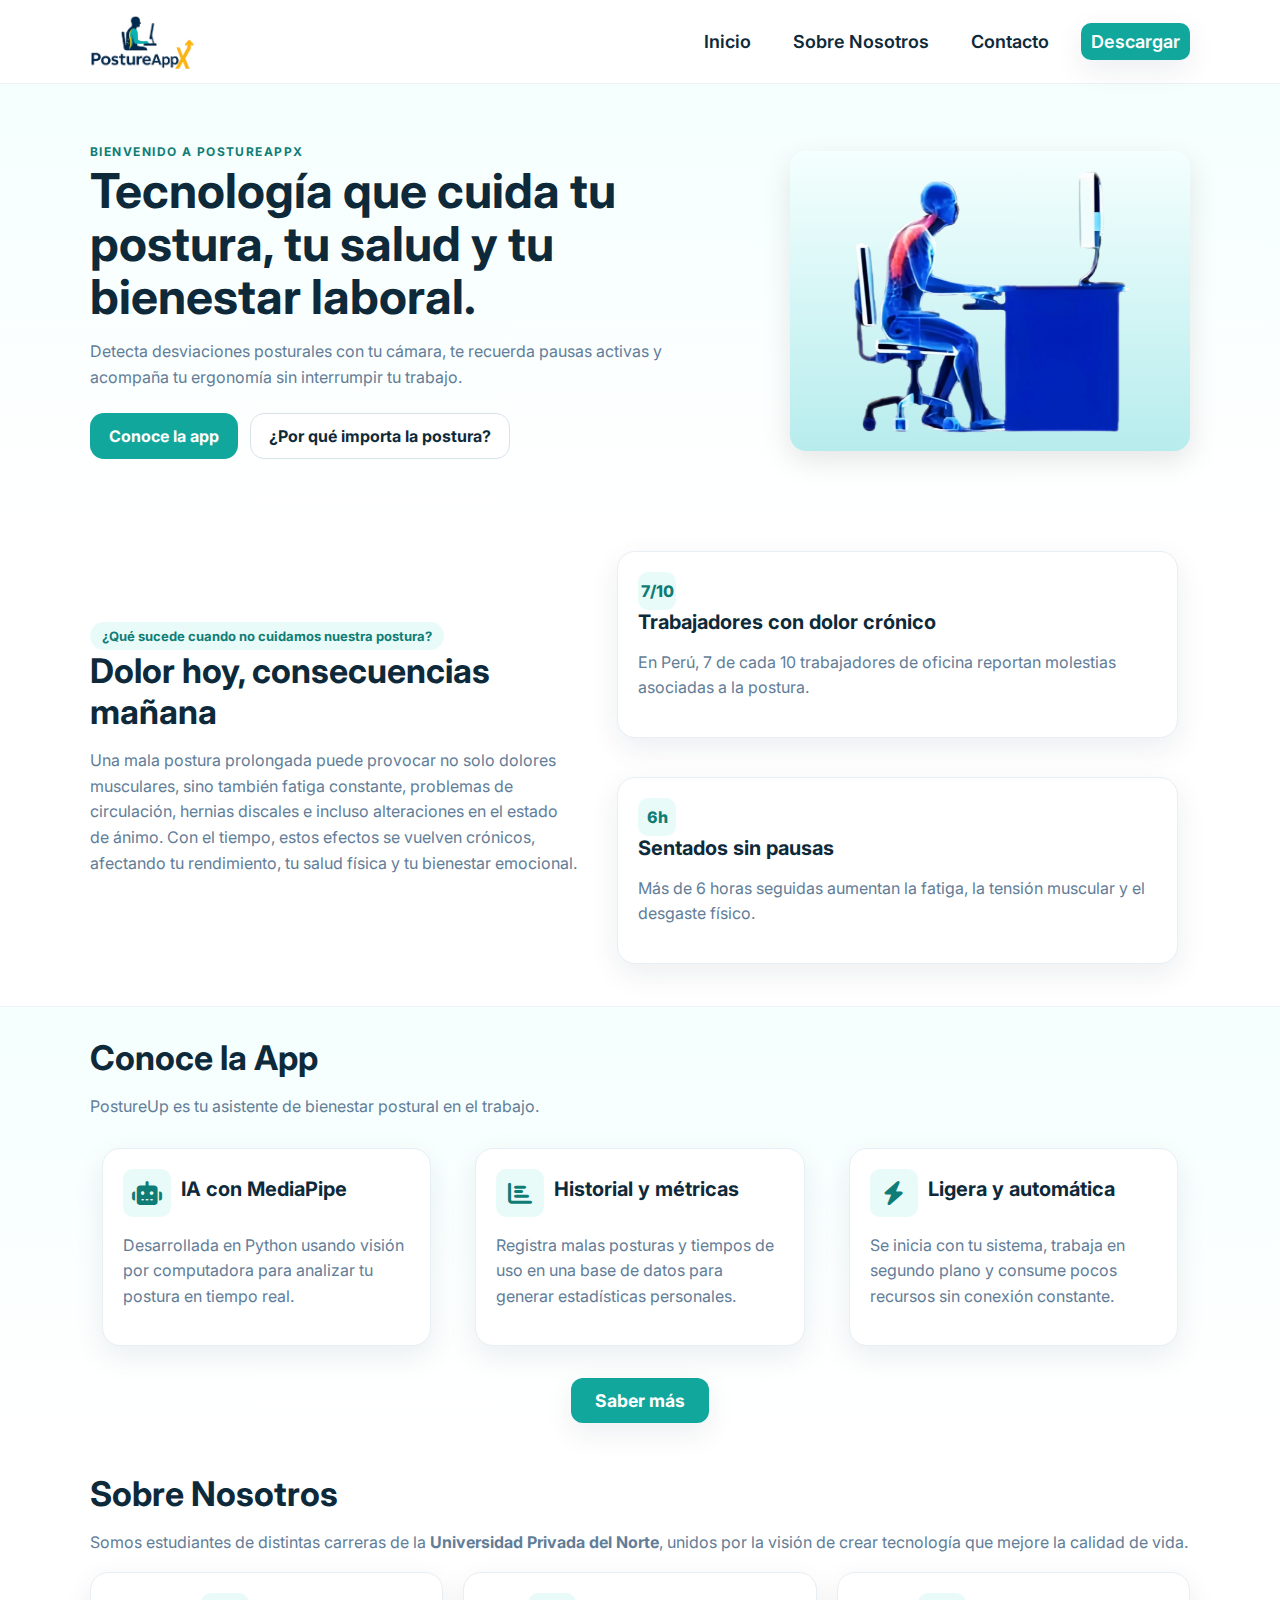
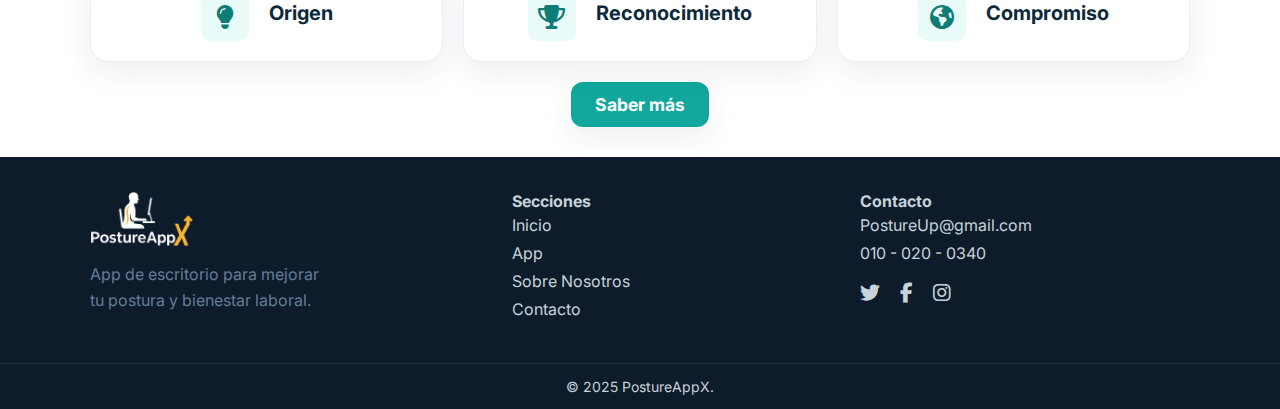
<file: index.html>
<!DOCTYPE html>
<html lang="es">
<head>
  <meta charset="UTF-8">
  <meta name="viewport" content="width=device-width, initial-scale=1.0">
  <title>PostureAppX</title>
  <link rel="icon" href="img/logo1.png" media="(prefers-color-scheme: light)">
  <link rel="icon" href="img/logo1D.png" media="(prefers-color-scheme: dark)">
  <link rel="stylesheet" href="style.css">
  <script defer src="main.js"></script>
  <link rel="stylesheet" href="https://cdnjs.cloudflare.com/ajax/libs/font-awesome/6.5.0/css/all.min.css">
  <link rel="stylesheet" href="https://fonts.googleapis.com/css2?family=Inter:wght@400;500;600;700;800&display=swap">
</head>
<body>
    <!-- Header -->
    <header class="header">
        <nav class="nav">
            <img src="img/logo2.png" alt="PostureUp Logo" class="logo" />
            <div class="menu">
                <a href="index.html">Inicio</a>
                <a href="about.html">Sobre Nosotros</a>
                <a href="contact.html">Contacto</a>
                <a href="app.html" class="cta">Descargar</a>
            </div>
        </nav>
    </header>

    <!-- Hero -->
    <section id="inicio" class="hero">
        <div class="wrap">
            <div>
                <div class="eyebrow">Bienvenido a PostureAppX</div>
                <h1>Tecnología que cuida tu postura, tu salud y tu bienestar laboral.</h1>
                <p >Detecta desviaciones posturales con tu cámara, te recuerda pausas activas y acompaña tu ergonomía sin interrumpir tu trabajo.</p>
                <div class="hero-cta">
                    <a href="#app" class="btn primary">Conoce la app</a>
                    <a href="#introduccion" class="btn ghost">¿Por qué importa la postura?</a>
                </div>
            </div>
            <div class="hero-img hero-flip">
                <img src="img/pOSTURE_APP-removebg-preview.png" alt="postura1">
                <img src="img/pOSTURE_APP__1_-removebg-preview.png" alt="postura2">
            </div>
        </div>
    </section>

    <!-- Problema -->
    <section id="introduccion" class="problema">
        <div class="container problem">
            <div>
                <span class="peyebrown">¿Qué sucede cuando no cuidamos nuestra postura?</span>
                <h2>Dolor hoy, consecuencias mañana</h2>
                <p>Una mala postura prolongada puede provocar no solo dolores musculares, 
                    sino también fatiga constante, problemas de circulación, 
                    hernias discales e incluso alteraciones en el estado de ánimo. 
                    Con el tiempo, estos efectos se vuelven crónicos, afectando tu rendimiento, 
                    tu salud física y tu bienestar emocional.
                </p>
            </div>
            <div>
                <div class="card">
                    <div class="icon">7/10</div>
                    <h3>Trabajadores con dolor crónico</h3>
                    <p>En Perú, 7 de cada 10 trabajadores de oficina reportan molestias asociadas a la postura.</p>
                </div>
                <div class="card">
                    <div class="icon">6h</div>
                    <h3>Sentados sin pausas</h3>
                    <p>Más de 6 horas seguidas aumentan la fatiga, la tensión muscular y el desgaste físico.</p>
                </div>
            </div>
        </div>
    </section>

    <!-- Conoce la App -->
    <section id="app" class="app-section">
        <div class="container">
            <h2>Conoce la App</h2>
            <p>PostureUp es tu asistente de bienestar postural en el trabajo.</p>
            <div class="grid cols-3">
                <div class="card">
                    <div class="card-head">
                        <div class="icona"><i class="fas fa-robot"></i> </div>
                        <h3>IA con MediaPipe</h3>
                    </div>
                    <p>Desarrollada en Python usando visión por computadora para analizar tu postura en tiempo real.</p>
                </div>
                <div class="card">
                    <div class="card-head">
                        <div class="icona"><i class="fas fa-chart-bar"></i></div>
                        <h3>Historial y métricas</h3>
                    </div>
                    <p>Registra malas posturas y tiempos de uso en una base de datos para generar estadísticas personales.</p>
                </div>
                <div class="card">
                    <div class="card-head">
                        <div class="icona"><i class="fas fa-bolt"></i></div>
                        <h3>Ligera y automática</h3>
                    </div>
                    <p>Se inicia con tu sistema, trabaja en segundo plano y consume pocos recursos sin conexión constante.</p>
                </div>
            </div>
            <a href="app.html" class="cta sbtn">Saber más</a>
        </div>
    </section>

    <!-- Sobre Nosotros -->
    <section id="sobre-nosotros" class="about">
        <div class="container">
            <h2>Sobre Nosotros</h2>
            <p>Somos estudiantes de distintas carreras de la <strong>Universidad Privada del Norte</strong>, unidos por la visión de crear tecnología que mejore la calidad de vida.</p>
            <div class="grid cols-3">
                <a href="about.html" class="card-link">
                    <div class="icona"><i class="fa-solid fa-lightbulb"></i></div>
                    <div class="card-content">
                        <h3>Origen</h3>
                    </div>
                </a>
                <a href="about.html" class="card-link">
                    <div class="icona"><i class="fa-solid fa-trophy"></i></div>
                    <div class="card-content">
                        <h3>Reconocimiento</h3>
                    </div>
                </a>
                <a href="about.html" class="card-link">
                    <div class="icona"><i class="fa-solid fa-earth-americas"></i></div>
                    <div class="card-content">
                        <h3>Compromiso</h3>
                    </div>
                </a>
            </div>
            <a href="about.html" class="cta sbtn">Saber más</a>
        </div>
    </section>

    <!-- Footer -->
    <footer>
        <div class="foot-wrap">
            <div>
                <img src="img/logo2D.png" alt="PostureUp Logo" class="logo" />
                <p>App de escritorio para mejorar <br>tu postura y bienestar laboral.</p>
            </div>
            <div class="foot-links">
                <strong>Secciones</strong>
                <a href="home.html">Inicio</a>
                <a href="app.html">App</a>
                <a href="about.html">Sobre Nosotros</a>
                <a href="contact.html">Contacto</a>
            </div>
            <div class="foot-links">
                <strong>Contacto</strong>
                <a href="mailto:.......">PostureUp@gmail.com</a>
                <a href="contact.html">010 - 020 - 0340</a>
                <div class="social-links d-flex mt-4">
                    <a href=""><i class="fa-brands fa-twitter"></i></a>
                    <a href=""><i class="fa-brands fa-facebook-f"></i></a>
                    <a href="https://www.instagram.com/posture_up_?igsh=czRvOWZvamRuZnY3"><i class="fa-brands fa-instagram"></i></a>
                </div>
            </div>
        </div>
        <div class="copyright">© 2025 PostureAppX.</div>
    </footer>
</body>
</html>
</file>
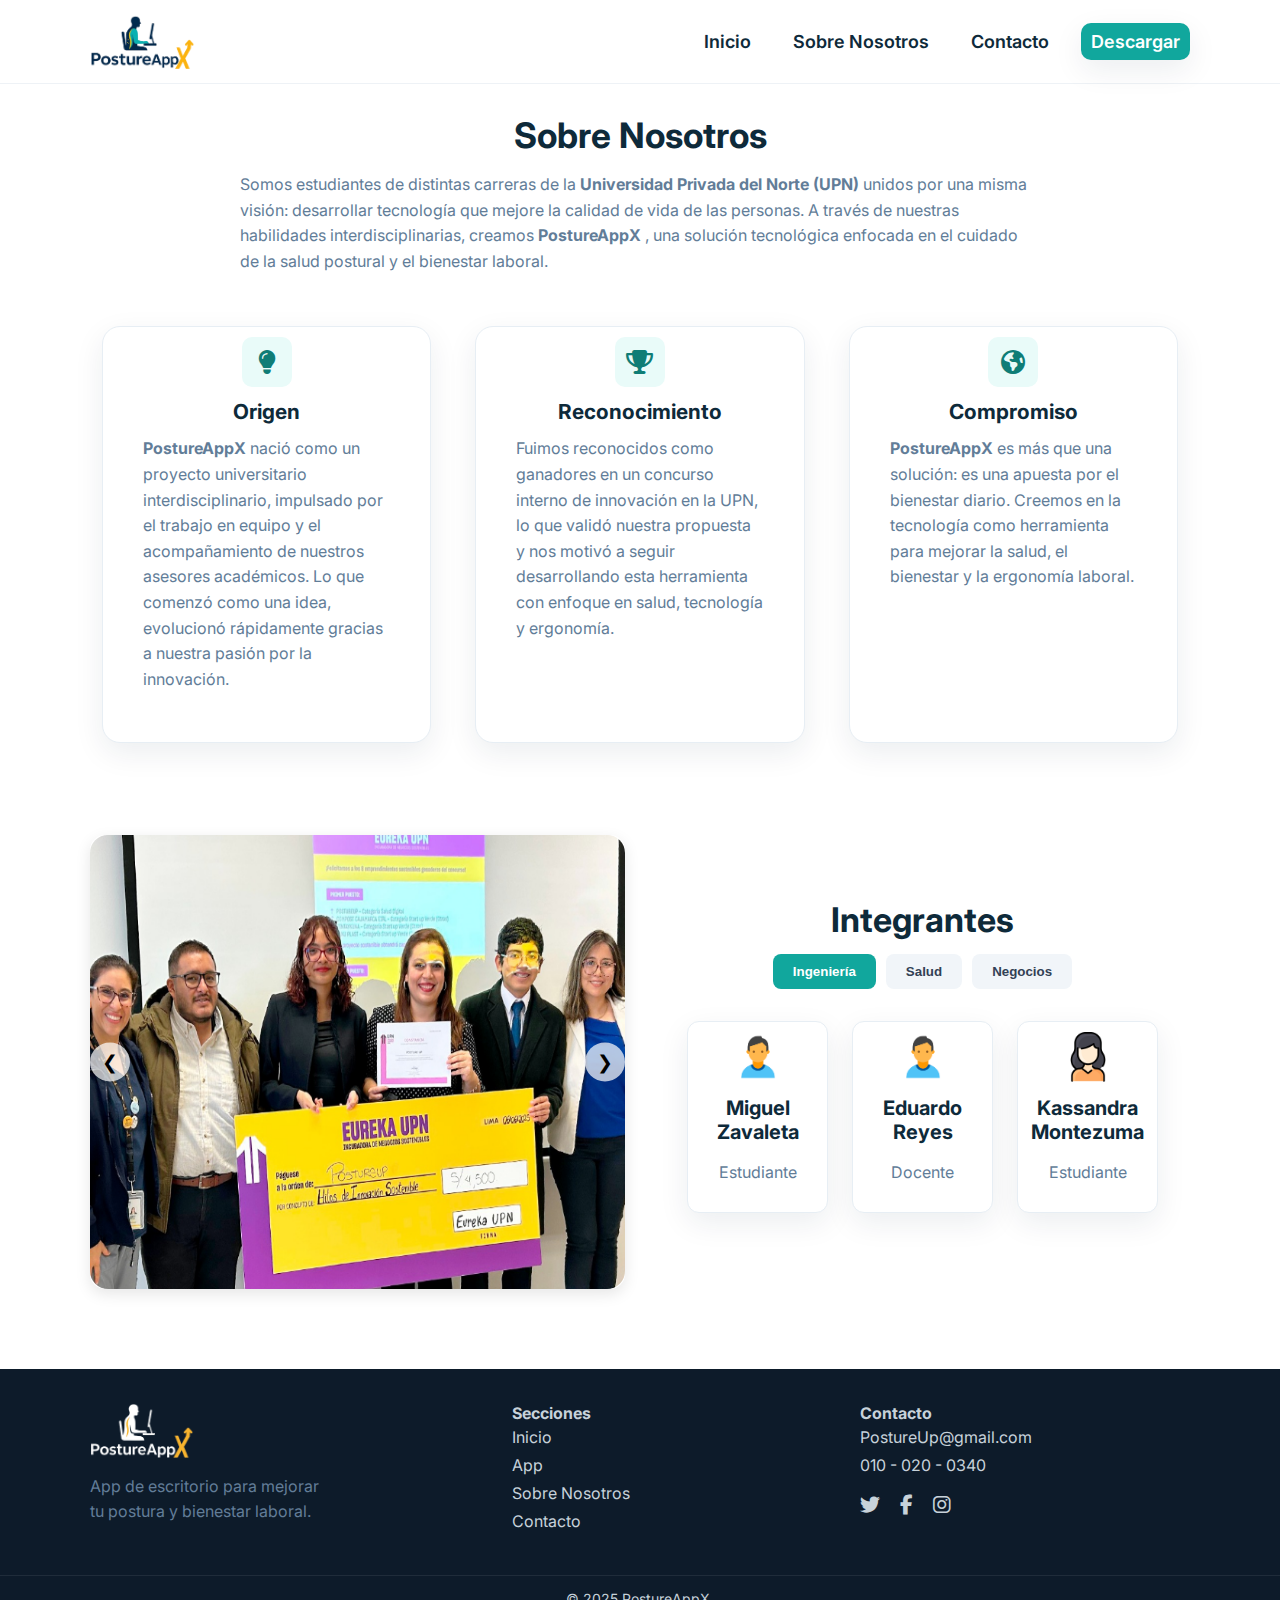
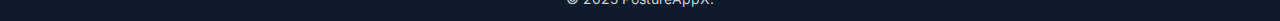
<file: about.html>
<!DOCTYPE html>
<html lang="es">
<head>
  <meta charset="UTF-8">
  <meta name="viewport" content="width=device-width, initial-scale=1.0">
  <title>PostureAppX</title>
  <link rel="icon" href="img/logo1.png" media="(prefers-color-scheme: light)">
  <link rel="icon" href="img/logo1D.png" media="(prefers-color-scheme: dark)">
  <link rel="stylesheet" href="style.css">
  <script defer src="main.js"></script>
  <link rel="stylesheet" href="https://cdnjs.cloudflare.com/ajax/libs/font-awesome/6.5.0/css/all.min.css">
  <link rel="stylesheet" href="https://fonts.googleapis.com/css2?family=Inter:wght@400;500;600;700;800&display=swap">
</head>
<body>
    <!-- Header -->
    <header class="header">
        <nav class="nav">
            <img src="img/logo2.png" alt="PostureUp Logo" class="logo" />
            <div class="menu">
                <a href="index.html">Inicio</a>
                <a href="about.html">Sobre Nosotros</a>
                <a href="contact.html">Contacto</a>
                <a href="app.html" class="cta">Descargar</a>
            </div>
        </nav>
    </header>

    <!-- Sobre Nosotros -->
    <section id="sobre-nosotros-detalle" class="about-detail">
        <div class="container">
            <h2>Sobre Nosotros</h2>
            <p>Somos estudiantes de distintas carreras de la <strong>Universidad Privada del Norte (UPN)</strong>
                 unidos por una misma visión: desarrollar tecnología que mejore la calidad de vida de las personas. 
                 A través de nuestras habilidades interdisciplinarias, creamos <strong>PostureAppX</strong>
                 , una solución tecnológica enfocada en el cuidado de la salud postural y el bienestar laboral.
            </p>
            <div class="grid cols-3">
                <div class="card">
                    <div class="icon"><i class="fa-solid fa-lightbulb"></i></div>
                    <h3>Origen</h3>
                    <p><strong>PostureAppX</strong> nació como un proyecto universitario interdisciplinario, 
                        impulsado por el trabajo en equipo y el acompañamiento de nuestros asesores académicos. 
                        Lo que comenzó como una idea, evolucionó rápidamente gracias a nuestra pasión por 
                        la innovación.
                    </p>
                </div>
                <div class="card">
                    <div class="icon"><i class="fa-solid fa-trophy"></i></div>
                    <h3>Reconocimiento</h3>
                    <p>Fuimos reconocidos como ganadores en un concurso interno de innovación en la UPN, 
                        lo que validó nuestra propuesta y nos motivó a seguir desarrollando esta herramienta con enfoque en salud, 
                        tecnología y ergonomía.
                    </p>
                </div>
                <div class="card">
                    <div class="icon"><i class="fa-solid fa-earth-americas"></i></div>
                    <h3>Compromiso</h3>
                    <p><strong>PostureAppX</strong> es más que una solución: es una apuesta por el bienestar diario. 
                        Creemos en la tecnología como herramienta para mejorar la salud, 
                        el bienestar y la ergonomía laboral.
                    </p>
                </div>
            </div>
        </div>
    </section>
    <section class="participantes">
        <div class="carousel-container">
            <div class="carousel-slide" id="carousel-slide">
                <img src="img/ganadores.png" alt="Ganadores">
                <img src="img/noti.png" alt="Noticia">
                <img src="img/todos.png" alt="Todo el equipo">
            </div>
            <div class="carousel-buttons">
                <button id="prevBtn">&#10094;</button>
                <button id="nextBtn">&#10095;</button>
            </div>
        </div>
        <section class="info-tabs">
            <h2>Integrantes</h2>
            <div class="tab-buttons">
                <button class="tab-btn active" data-tab="inge">Ingeniería</button>
                <button class="tab-btn" data-tab="sal">Salud</button>
                <button class="tab-btn" data-tab="neg">Negocios</button>
            </div>
            <!-- Ingenieria -->
            <div class="tab-content active" id="inge">
                <div class="cards">
                    <div class="card">
                        <img src="img/p1.png" alt="Estudiante 1">
                        <h3>Miguel Zavaleta</h3>
                        <p>Estudiante</p>
                    </div>
                    <div class="card">
                        <img src="img/p1.png" alt="Docente 1">
                        <h3>Eduardo Reyes</h3>
                        <p>Docente</p>
                    </div>
                    <div class="card">
                        <img src="img/p2.jpg" alt="Docente 1">
                        <h3>Kassandra Montezuma</h3>
                        <p>Estudiante</p>
                    </div>
                </div>
            </div>
            <!-- Salud -->
            <div class="tab-content" id="sal">
                <div class="cards">
                    <div class="card">
                        <img src="img/p2.jpg" alt="Estudiante 3">
                        <h3>Sisi Rivera</h3>
                        <p>Estudiante</p>
                    </div>
                </div>
            </div>
            <!-- Negocios -->
            <div class="tab-content" id="neg">
                <div class="cards">
                    <div class="card">
                        <img src="img/p2.jpg" alt="Estudiante 4">
                        <h3>Issa Murillo</h3>
                        <p>Estudiante</p>
                    </div>
                </div>
            </div>
        </section>
    </section>
    
    <!-- Footer -->
    <footer>
        <div class="foot-wrap">
            <div>
                <img src="img/logo2D.png" alt="PostureUp Logo" class="logo" />
                <p>App de escritorio para mejorar <br>tu postura y bienestar laboral.</p>
            </div>
            <div class="foot-links">
                <strong>Secciones</strong>
                <a href="index.html">Inicio</a>
                <a href="app.html">App</a>
                <a href="about.html">Sobre Nosotros</a>
                <a href="contact.html">Contacto</a>
            </div>
            <div class="foot-links">
                <strong>Contacto</strong>
                <a href="mailto:.......">PostureUp@gmail.com</a>
                <a href="contact.html">010 - 020 - 0340</a>
                <div class="social-links d-flex mt-4">
                    <a href=""><i class="fa-brands fa-twitter"></i></a>
                    <a href=""><i class="fa-brands fa-facebook-f"></i></a>
                    <a href="https://www.instagram.com/posture_up_?igsh=czRvOWZvamRuZnY3"><i class="fa-brands fa-instagram"></i></a>
                </div>
            </div>
        </div>
        <div class="copyright">© 2025 PostureAppX.</div>
    </footer>
</body>

</html>
</file>
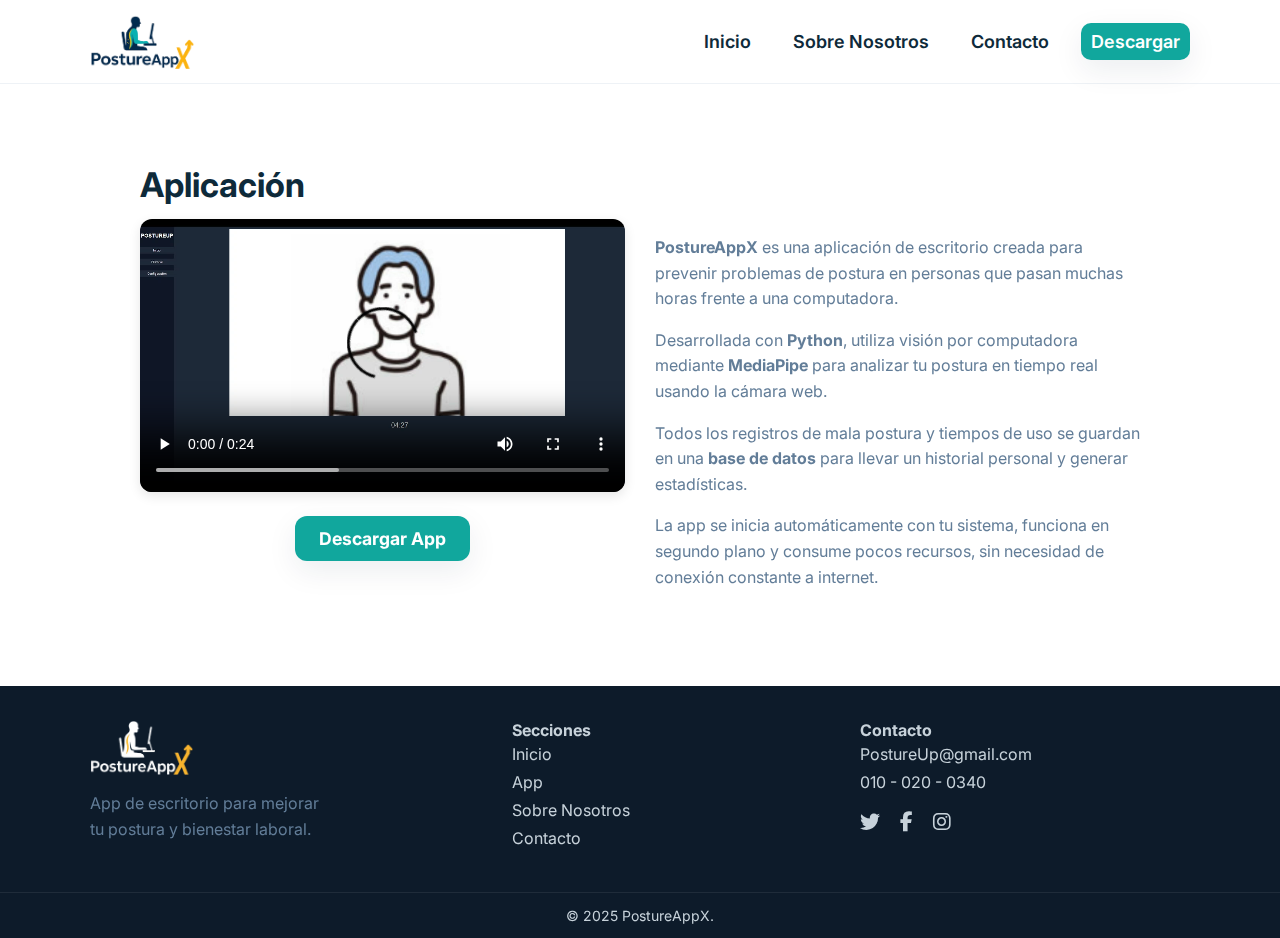
<file: app.html>
<!DOCTYPE html>
<html lang="es">
<head>
  <meta charset="UTF-8">
  <meta name="viewport" content="width=device-width, initial-scale=1.0">
  <title>PostureAppX</title>
  <link rel="icon" href="img/logo1.png" media="(prefers-color-scheme: light)">
  <link rel="icon" href="img/logo1D.png" media="(prefers-color-scheme: dark)">
  <link rel="stylesheet" href="style.css">
  <script defer src="main.js"></script>
  <link rel="stylesheet" href="https://cdnjs.cloudflare.com/ajax/libs/font-awesome/6.5.0/css/all.min.css">
  <link rel="stylesheet" href="https://fonts.googleapis.com/css2?family=Inter:wght@400;500;600;700;800&display=swap">
</head>
<body>
    <!-- Header -->
    <header class="header">
        <nav class="nav">
            <img src="img/logo2.png" alt="PostureUp Logo" class="logo" />
            <div class="menu">
                <a href="index.html">Inicio</a>
                <a href="about.html">Sobre Nosotros</a>
                <a href="contact.html">Contacto</a>
                <a href="app.html" class="cta">Descargar</a>
            </div>
        </nav>
    </header>

    <div class="appe-section">
        <h2>Aplicación</h2>
        <div class="appe-content">
            <div class="appe-video">
                <video controls>
                    <source src="img/EJEM_EUREKA.mp4" type="video/mp4">
                </video>
                <a class="cta sbtn" href="archivo/Pruebas.1.docx" download="PostureAppX">Descargar App</a>
            </div>
            <div class="appe-text">
                <p><strong>PostureAppX</strong> es una aplicación de escritorio creada para prevenir problemas de postura en personas que pasan muchas horas frente a una computadora.</p>
                <p>Desarrollada con <strong>Python</strong>, utiliza visión por computadora mediante <strong>MediaPipe</strong> para analizar tu postura en tiempo real usando la cámara web.</p>
                <p>Todos los registros de mala postura y tiempos de uso se guardan en una <strong>base de datos</strong> para llevar un historial personal y generar estadísticas.</p>
                <p>La app se inicia automáticamente con tu sistema, funciona en segundo plano y consume pocos recursos, sin necesidad de conexión constante a internet.</p>
            </div>
        </div>
    </div>


    <!-- Footer -->
    <footer>
        <div class="foot-wrap">
            <div>
                <img src="img/logo2D.png" alt="PostureUp Logo" class="logo" />
                <p>App de escritorio para mejorar <br>tu postura y bienestar laboral.</p>
            </div>
            <div class="foot-links">
                <strong>Secciones</strong>
                <a href="index.html">Inicio</a>
                <a href="app.html">App</a>
                <a href="about.html">Sobre Nosotros</a>
                <a href="contact.html">Contacto</a>
            </div>
            <div class="foot-links">
                <strong>Contacto</strong>
                <a href="mailto:.......">PostureUp@gmail.com</a>
                <a href="contact.html">010 - 020 - 0340</a>
                <div class="social-links d-flex mt-4">
                    <a href=""><i class="fa-brands fa-twitter"></i></a>
                    <a href=""><i class="fa-brands fa-facebook-f"></i></a>
                    <a href="https://www.instagram.com/posture_up_?igsh=czRvOWZvamRuZnY3"><i class="fa-brands fa-instagram"></i></a>
                </div>
            </div>
        </div>
        <div class="copyright">© 2025 PostureAppX.</div>
    </footer>
</body>
</html>
</file>
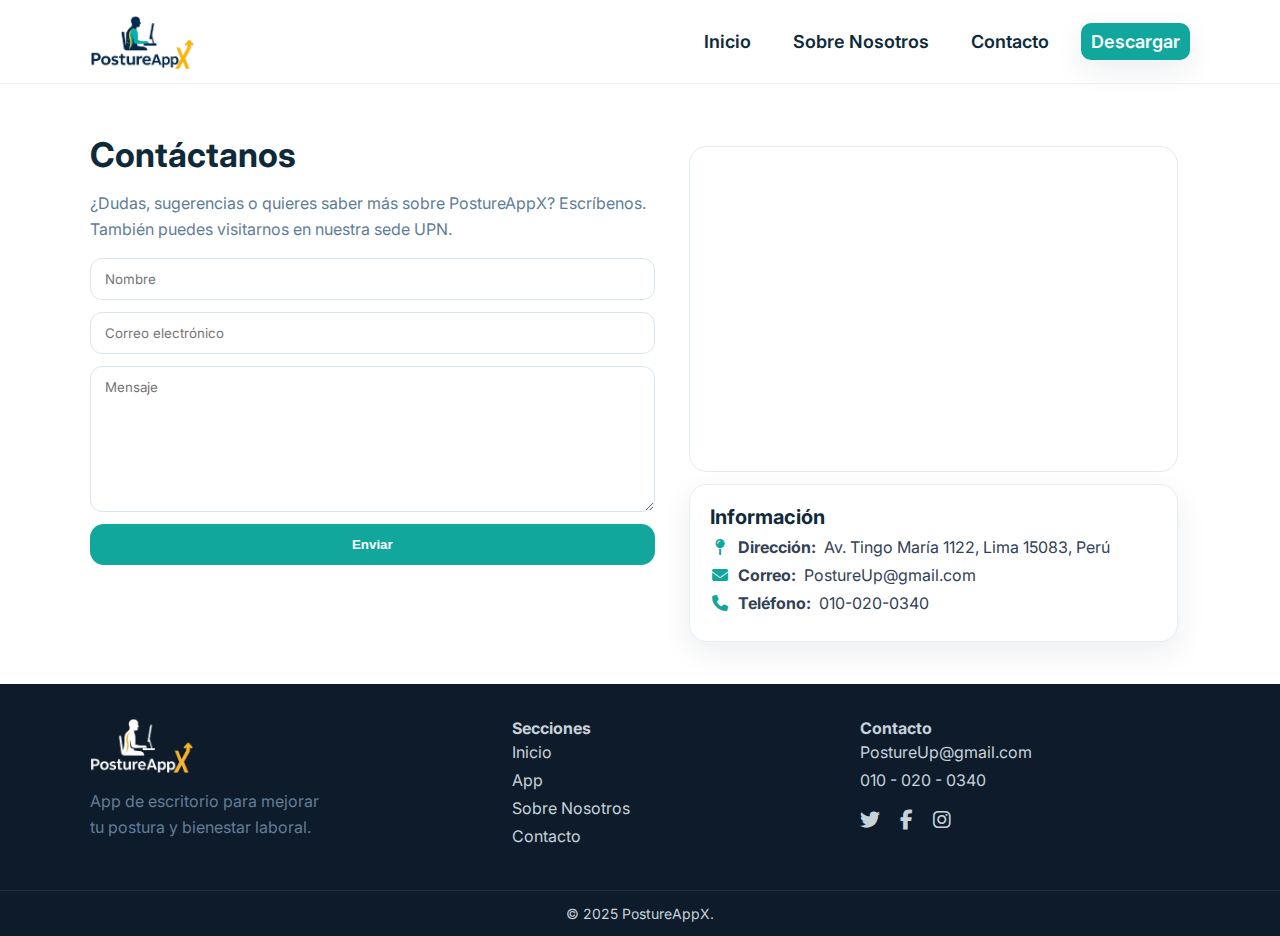
<file: contact.html>
<!DOCTYPE html>
<html lang="es">
<head>
  <meta charset="UTF-8">
  <meta name="viewport" content="width=device-width, initial-scale=1.0">
  <title>PostureAppX</title>
  <link rel="icon" href="img/logo1.png" media="(prefers-color-scheme: light)">
  <link rel="icon" href="img/logo1D.png" media="(prefers-color-scheme: dark)">
  <link rel="stylesheet" href="style.css">
  <script defer src="main.js"></script>
  <link rel="stylesheet" href="https://cdnjs.cloudflare.com/ajax/libs/font-awesome/6.5.0/css/all.min.css">
  <link rel="stylesheet" href="https://fonts.googleapis.com/css2?family=Inter:wght@400;500;600;700;800&display=swap">
</head>
<body>
    <!-- Header -->
    <header class="header">
        <nav class="nav">
            <img src="img/logo2.png" alt="PostureUp Logo" class="logo" />
            <div class="menu">
                <a href="home.html">Inicio</a>
                <a href="about.html">Sobre Nosotros</a>
                <a href="contact.html">Contacto</a>
                <a href="app.html" class="cta">Descargar</a>
            </div>
        </nav>
    </header>

    <!-- Contact -->
    <section id="contact">
        <div class="container contact">
            <div>
                <h2>Contáctanos</h2>
                <p>¿Dudas, sugerencias o quieres saber más sobre PostureAppX? Escríbenos.
                    También puedes visitarnos en nuestra sede UPN.
                </p>
                <form id="contacto"
                    action="https://formspree.io/f/xldwlery"
                    method="post">
                    <input type="text" name="nombre" placeholder="Nombre" required>
                    <input type="email" name="correo" placeholder="Correo electrónico" required>
                    <textarea name="mensaje" placeholder="Mensaje" required></textarea>
                    <button type="submit">Enviar</button>
                </form>
            </div>
            <div>
                <div class="map">
                    <iframe 
                    src="https://www.google.com/maps?q=-12.058440778718728,-77.05877238483923&hl=es&z=17&output=embed" 
                    width="100%" 
                    height="320" 
                    style="border:0" 
                    loading="lazy"
                    ></iframe>
                </div>
                <div class="card">
                    <h3>Información</h3>
                    <ul>
                        <li>
                            <i class="fa-solid fa-map-pin"></i> 
                            <strong>Dirección:</strong>
                            Av. Tingo María 1122, Lima 15083, Perú
                        </li>
                        <li>
                            <i class="fa-solid fa-envelope"></i> 
                            <strong>Correo:</strong>
                            PostureUp@gmail.com
                        </li>
                        <li>
                            <i class="fa-solid fa-phone"></i> 
                            <strong>Teléfono:</strong>
                            010-020-0340
                        </li>
                    </ul>
                </div>
            </div>
        </div>
    </section>

    <!-- Footer -->
    <footer>
        <div class="foot-wrap">
            <div>
                <img src="img/logo2D.png" alt="PostureUp Logo" class="logo" />
                <p>App de escritorio para mejorar <br>tu postura y bienestar laboral.</p>
            </div>
            <div class="foot-links">
                <strong>Secciones</strong>
                <a href="home.html">Inicio</a>
                <a href="app.html">App</a>
                <a href="about.html">Sobre Nosotros</a>
                <a href="contact.html">Contacto</a>
            </div>
            <div class="foot-links">
                <strong>Contacto</strong>
                <a href="mailto:.......">PostureUp@gmail.com</a>
                <a href="contact.html">010 - 020 - 0340</a>
                <div class="social-links d-flex mt-4">
                    <a href=""><i class="fa-brands fa-twitter"></i></a>
                    <a href=""><i class="fa-brands fa-facebook-f"></i></a>
                    <a href="https://www.instagram.com/posture_up_?igsh=czRvOWZvamRuZnY3"><i class="fa-brands fa-instagram"></i></a>
                </div>
            </div>
        </div>
        <div class="copyright">© 2025 PostureAppX.</div>
    </footer>
</body>
</html>
</file>
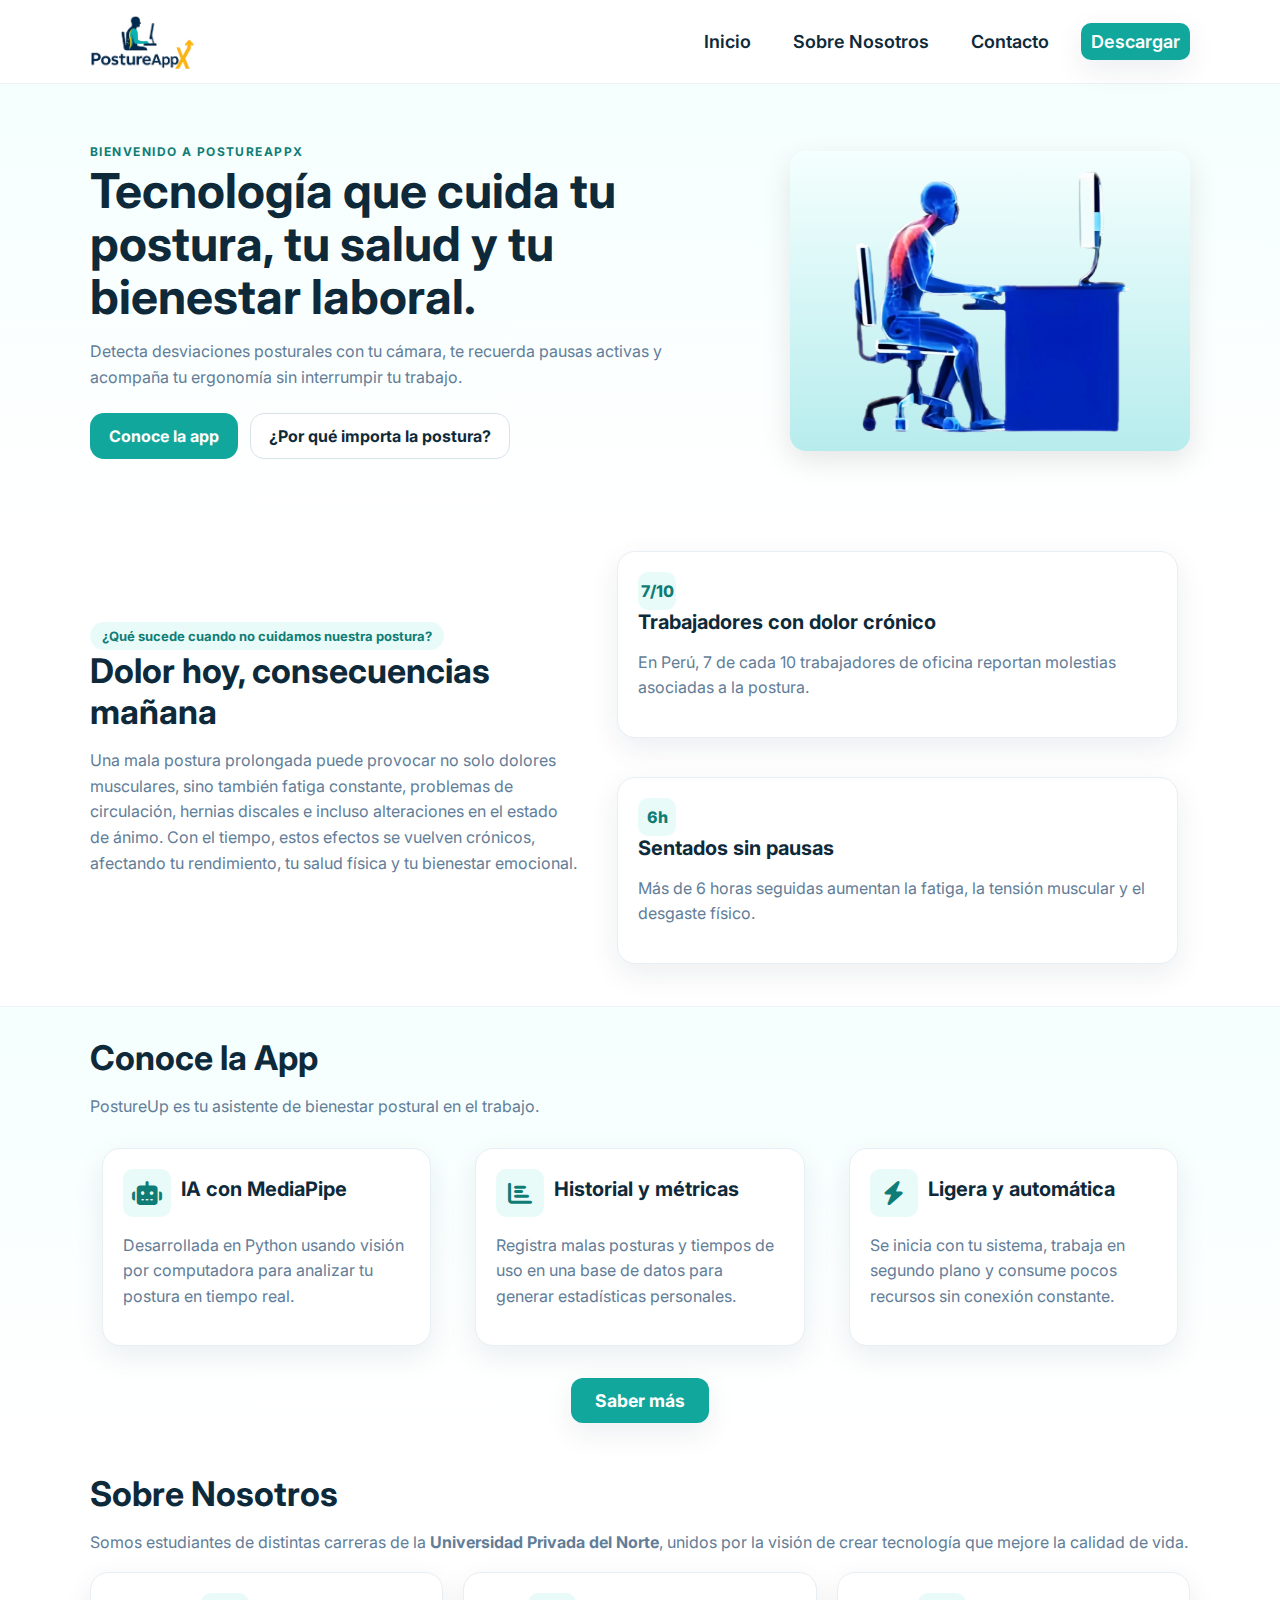
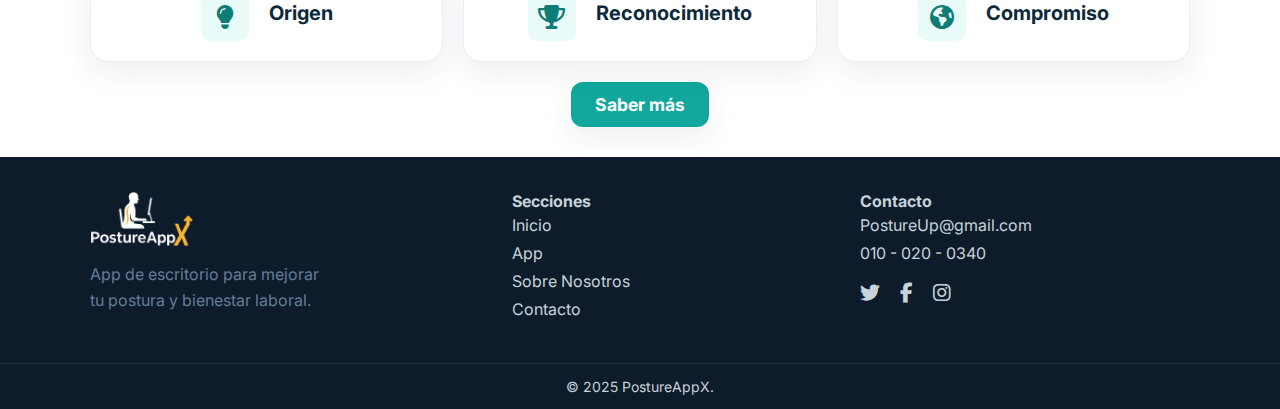
<file: home.html>
<!DOCTYPE html>
<html lang="es">
<head>
  <meta charset="UTF-8">
  <meta name="viewport" content="width=device-width, initial-scale=1.0">
  <title>PostureAppX</title>
  <link rel="icon" href="img/logo1.png" media="(prefers-color-scheme: light)">
  <link rel="icon" href="img/logo1D.png" media="(prefers-color-scheme: dark)">
  <link rel="stylesheet" href="style.css">
  <script defer src="main.js"></script>
  <link rel="stylesheet" href="https://cdnjs.cloudflare.com/ajax/libs/font-awesome/6.5.0/css/all.min.css">
  <link rel="stylesheet" href="https://fonts.googleapis.com/css2?family=Inter:wght@400;500;600;700;800&display=swap">
</head>
<body>
    <!-- Header -->
    <header class="header">
        <nav class="nav">
            <img src="img/logo2.png" alt="PostureUp Logo" class="logo" />
            <div class="menu">
                <a href="home.html">Inicio</a>
                <a href="about.html">Sobre Nosotros</a>
                <a href="contact.html">Contacto</a>
                <a href="app.html" class="cta">Descargar</a>
            </div>
        </nav>
    </header>

    <!-- Hero -->
    <section id="inicio" class="hero">
        <div class="wrap">
            <div>
                <div class="eyebrow">Bienvenido a PostureAppX</div>
                <h1>Tecnología que cuida tu postura, tu salud y tu bienestar laboral.</h1>
                <p >Detecta desviaciones posturales con tu cámara, te recuerda pausas activas y acompaña tu ergonomía sin interrumpir tu trabajo.</p>
                <div class="hero-cta">
                    <a href="#app" class="btn primary">Conoce la app</a>
                    <a href="#introduccion" class="btn ghost">¿Por qué importa la postura?</a>
                </div>
            </div>
            <div class="hero-img hero-flip">
                <img src="img/pOSTURE_APP-removebg-preview.png" alt="postura1">
                <img src="img/pOSTURE_APP__1_-removebg-preview.png" alt="postura2">
            </div>
        </div>
    </section>

    <!-- Problema -->
    <section id="introduccion" class="problema">
        <div class="container problem">
            <div>
                <span class="peyebrown">¿Qué sucede cuando no cuidamos nuestra postura?</span>
                <h2>Dolor hoy, consecuencias mañana</h2>
                <p>Una mala postura prolongada puede provocar no solo dolores musculares, 
                    sino también fatiga constante, problemas de circulación, 
                    hernias discales e incluso alteraciones en el estado de ánimo. 
                    Con el tiempo, estos efectos se vuelven crónicos, afectando tu rendimiento, 
                    tu salud física y tu bienestar emocional.
                </p>
            </div>
            <div>
                <div class="card">
                    <div class="icon">7/10</div>
                    <h3>Trabajadores con dolor crónico</h3>
                    <p>En Perú, 7 de cada 10 trabajadores de oficina reportan molestias asociadas a la postura.</p>
                </div>
                <div class="card">
                    <div class="icon">6h</div>
                    <h3>Sentados sin pausas</h3>
                    <p>Más de 6 horas seguidas aumentan la fatiga, la tensión muscular y el desgaste físico.</p>
                </div>
            </div>
        </div>
    </section>

    <!-- Conoce la App -->
    <section id="app" class="app-section">
        <div class="container">
            <h2>Conoce la App</h2>
            <p>PostureUp es tu asistente de bienestar postural en el trabajo.</p>
            <div class="grid cols-3">
                <div class="card">
                    <div class="card-head">
                        <div class="icona"><i class="fas fa-robot"></i> </div>
                        <h3>IA con MediaPipe</h3>
                    </div>
                    <p>Desarrollada en Python usando visión por computadora para analizar tu postura en tiempo real.</p>
                </div>
                <div class="card">
                    <div class="card-head">
                        <div class="icona"><i class="fas fa-chart-bar"></i></div>
                        <h3>Historial y métricas</h3>
                    </div>
                    <p>Registra malas posturas y tiempos de uso en una base de datos para generar estadísticas personales.</p>
                </div>
                <div class="card">
                    <div class="card-head">
                        <div class="icona"><i class="fas fa-bolt"></i></div>
                        <h3>Ligera y automática</h3>
                    </div>
                    <p>Se inicia con tu sistema, trabaja en segundo plano y consume pocos recursos sin conexión constante.</p>
                </div>
            </div>
            <a href="app.html" class="cta sbtn">Saber más</a>
        </div>
    </section>

    <!-- Sobre Nosotros -->
    <section id="sobre-nosotros" class="about">
        <div class="container">
            <h2>Sobre Nosotros</h2>
            <p>Somos estudiantes de distintas carreras de la <strong>Universidad Privada del Norte</strong>, unidos por la visión de crear tecnología que mejore la calidad de vida.</p>
            <div class="grid cols-3">
                <a href="about.html" class="card-link">
                    <div class="icona"><i class="fa-solid fa-lightbulb"></i></div>
                    <div class="card-content">
                        <h3>Origen</h3>
                    </div>
                </a>
                <a href="about.html" class="card-link">
                    <div class="icona"><i class="fa-solid fa-trophy"></i></div>
                    <div class="card-content">
                        <h3>Reconocimiento</h3>
                    </div>
                </a>
                <a href="about.html" class="card-link">
                    <div class="icona"><i class="fa-solid fa-earth-americas"></i></div>
                    <div class="card-content">
                        <h3>Compromiso</h3>
                    </div>
                </a>
            </div>
            <a href="about.html" class="cta sbtn">Saber más</a>
        </div>
    </section>

    <!-- Footer -->
    <footer>
        <div class="foot-wrap">
            <div>
                <img src="img/logo2D.png" alt="PostureUp Logo" class="logo" />
                <p>App de escritorio para mejorar <br>tu postura y bienestar laboral.</p>
            </div>
            <div class="foot-links">
                <strong>Secciones</strong>
                <a href="home.html">Inicio</a>
                <a href="app.html">App</a>
                <a href="about.html">Sobre Nosotros</a>
                <a href="contact.html">Contacto</a>
            </div>
            <div class="foot-links">
                <strong>Contacto</strong>
                <a href="mailto:.......">PostureUp@gmail.com</a>
                <a href="contact.html">010 - 020 - 0340</a>
                <div class="social-links d-flex mt-4">
                    <a href=""><i class="fa-brands fa-twitter"></i></a>
                    <a href=""><i class="fa-brands fa-facebook-f"></i></a>
                    <a href="https://www.instagram.com/posture_up_?igsh=czRvOWZvamRuZnY3"><i class="fa-brands fa-instagram"></i></a>
                </div>
            </div>
        </div>
        <div class="copyright">© 2025 PostureAppX.</div>
    </footer>
</body>
</html>
</file>
<file: style.css>
body{
    margin: 0;
    font-family:Inter, system-ui, -apple-system, Segoe UI, Roboto, Arial;
}
.container { 
    max-width:1100px; 
    margin:0 auto; 
}
h1{
    color: #0e2a3a;
    font-size:48px; 
    line-height:1.1; 
    margin:6px 0 14px;
}
h2{
    color: #0e2a3a;
    font-size: 34px;
    margin:0 0 14px;
}
h3{
    color: #0e2a3a;
    margin:0 0 8px;
    font-size: 20px;
}
section {
  scroll-margin-top: 100px; 
}
p{
    color:#627d98;
    font-size: 16px;
    line-height: 1.6;
}



/* Header */
    .header{
      position:sticky; 
      top:0; 
      z-index:50; 
      background:#fff; 
      border-bottom:1px solid #eef2f6;
    }
    .nav{
        max-width:1100px; 
        margin:0 auto; 
        display:flex; 
        align-items:center; 
        justify-content:space-between; 
        padding:14px 20px;
    }
    .logo{
      max-height: 55px;
      width: auto; 
      display: block; 
    }
    .menu{
        display:flex; 
        gap:22px; 
        align-items:center;
    }
    .menu a{
        font-size: large;
        font-weight:600; 
        color:#0e2a3a; 
        padding:8px 10px; 
        border-radius:10px;
        text-decoration: none;
    }
    .menu a:hover{
        background:#e9fbf9;
    }
    .cta{
        padding:10px 16px; 
        background:#11a79d; 
        color:#fff !important; 
        border-radius:12px; 
        box-shadow:0 10px 30px rgba(16,42,67,.08)
    }
    .cta:hover{
        background:#0f7d76;
    }

/* Hero */
    .hero{
        background:linear-gradient(180deg, #f4fffe 0%,  #ffffff 100%);
    }
    .hero .wrap{
        max-width:1100px; 
        margin:0 auto; 
        padding:60px 20px; 
        display:grid; 
        grid-template-columns:1.15fr 1fr; 
        gap:28px; 
        align-items:center;
    }
    .eyebrow{
        font-weight:700; 
        color:#0f7d76; 
        text-transform:uppercase; 
        letter-spacing:.12em; 
        font-size:12px;
    }
    .hero-cta{
        margin-top:22px; 
        display:flex; 
        gap:12px; 
        align-items:center; 
        flex-wrap:wrap;
    }
    .btn{
        display:inline-flex; 
        align-items:center; 
        gap:8px; 
        padding:12px 18px; 
        border-radius:14px; 
        border:1px solid transparent;
        font-weight: 700;
    }
    .btn.primary{
        text-decoration: none;
        background:#11a79d;  
        color:#fff;
    }
    .btn.primary:hover{
        background:#0f7d76;
    }
    .btn.ghost{
        text-decoration: none;
        border-color:#d7e3ea; 
        color:#0e2a3a; 
        background:#fff;
    }
    .btn.ghost:hover{
        background:#f4f8fb;
    }
    .hero-flip {
        position: relative;
        width: 100%;
        max-width: 400px;   
        height: 300px;      
        margin-left: auto;
        perspective: 1000px; 
        border-radius: 16px;
        background: linear-gradient(180deg, #f4fffe 0%, #b7eced 100%);
    }
    .hero-flip img {
        position: absolute;
        width: 100%;
        height: 100%;
        object-fit: contain;
        backface-visibility: hidden; 
        border-radius: 16px;
        box-shadow: 0 10px 30px rgba(0,0,0,0.1);
        animation: rotateHero 6s infinite linear; 
    }
    .hero-flip img:first-child {
        animation-delay: 0s;
        z-index: 2;
        opacity: 1;
    }
    .hero-flip img:last-child {
        animation-delay: 3s;
        z-index: 1;
        opacity: 0;
    }

/* Animación de rotación */
    @keyframes rotateHero {
        0%, 50% {
            transform: rotateY(0deg);
            z-index: 2;
            opacity: 1;
        }
        50.1%, 100% {
            transform: rotateY(180deg);
            z-index: 1;
            opacity: 0.5;
        }
    }


/* Problem section */
    .problem{
        display:grid; 
        grid-template-columns:1fr 1.2fr; 
        gap:28px; align-items:center;
        margin-top: 20px;
        margin-bottom: 30px;
    }
    .problem > div:last-child {
        display: grid;
        gap: 15px; 
    }
    .peyebrown{
        display:inline-flex; 
        align-items:center; 
        gap:8px; 
        background:#e9fbf9; 
        color:#0f7d76; 
        border-radius:999px; 
        padding:6px 12px; 
        font-weight:700; 
        font-size:13px;
    }
    .icon{
        width:38px; 
        height:38px;
    }
    .card-head {
        display: flex;
        align-items: center;
        gap: 10px; 
        margin-bottom: 10px;
    }

/* App */
    .app-section{
        border-top:1px solid #eef2f6; 
        padding-top: 30px;
        background:linear-gradient(180deg, #f4fffe 0%,  #ffffff 100%);
    }

/* Problem y About*/
    .icon,.icona{
        border-radius:10px; 
        display:grid; 
        place-items:center; 
        background:#e9fbf9; 
        color:#0f7d76; 
        font-weight:800;
    }
    .card,.card-link{
        background:#ffffff; 
        border:1px solid #e7eef4; 
        border-radius:18px; 
        padding:20px; 
        box-shadow:0 10px 30px rgba(16,42,67,.08);
    }
    
/* About */
    .about{
        padding-top: 30px;
    }
    .grid{
        display:grid; 
        gap:20px;
    }
    .grid.cols-3{
        grid-template-columns:repeat(3, 1fr);
    }
    .card-link {
        display: flex;
        justify-content: center;
        align-items: center;
        gap: 20px;
        text-decoration: none;
    }
    .icona {
        width: 48px;
        height: 48px;
        font-size: 1.5rem;
        flex-shrink: 0;
    }
    .sbtn {
        display: block;           
        width: fit-content;
        margin: 20px auto; 
        padding: 12px 24px;    
        font-size: 1.1rem; 
        text-align: center;
        text-decoration: none;
        font-weight: 700;
        box-shadow: 0 10px 30px rgba(16,42,67,.08);
    }
    
   /* Sobre Nosotros Detalle */
    .about-detail h2 {
        padding-top: 30px;
        font-size: 2.2rem;
        color: #0e2a3a;
        margin-bottom: 16px;
        text-align: center;
    }
    .about-detail p {
        max-width: 800px;
        margin: 0 auto 40px auto;
    }
    .about-detail .grid.cols-3 {
        grid-template-columns: repeat(3, 1fr);
    }
    .about-detail .card {
        padding: 10px 40px;
        transition: transform 0.3s ease, box-shadow 0.3s ease;
    }
    .about-detail .card:hover {
        transform: translateY(-5px);
        box-shadow: 0 15px 35px rgba(16, 42, 67, 0.12);
    }
    .about-detail .card h3 {
        margin: 12px 0;
        font-size: 1.3rem;
        text-align: center;
    }
    .about-detail .icon {
        width: 50px;
        height: 50px;
        font-size: 1.5rem;
        margin: 0 auto;
    }

/* Carrusel en Sobre Nosotros Detalle */
    .carousel-container {
        max-width: 500px;
        margin: 50px auto 20px;
        position: relative;
        overflow: hidden;
        border-radius: 18px;
    }
    .carousel-slide {
        display: flex;
        transition: transform 0.5s ease-in-out;
    }
    .carousel-slide img {
        min-width: 100%;
        height: auto;
        border-radius: 18px;
    }
    .carousel-buttons {
        position: absolute;
        top: 50%;
        width: 100%;
        display: flex;
        justify-content: space-between;
        transform: translateY(-50%);
    }
    .carousel-buttons button {
        background: rgba(255, 255, 255, 0.7);
        border: none;
        padding: 8px 12px;
        border-radius: 50%;
        font-size: 1.2rem;
        cursor: pointer;
        transition: background 0.3s;
    }
    .carousel-buttons button:hover {
        background-color: rgba(0, 0, 0, 0.7);
    }
    .participantes .carousel-container {
        margin: 0; 
        max-width: 100%;
        border-radius: 15px;
        box-shadow: 0 5px 15px rgba(0,0,0,0.1);
    }
    .participantes {
        max-width: 1100px;
        margin: 60px auto;
        padding: 20px;
        display: grid;
        grid-template-columns: 1fr 1fr;
        gap: 30px;
        align-items: center;
    }
    .participantes .cards {
        display: grid;
        grid-template-columns: repeat(auto-fill, minmax(150px, 1fr));
    }
    .participantes .card {
        border-radius: 12px;
        padding: 10px 5px;
        text-align: center;
        transition: transform 0.3s ease;
    }
    .participantes .card:hover {
        transform: translateY(-5px);
    }
    .participantes .card img {
        height: 50px;
        border-radius: 10px;
        margin-bottom: 10px;
    }
/* Tabs */
    .info-tabs {
        text-align:center; 
        padding:40px 20px;
    }
    .tab-buttons {
        display:flex; 
        justify-content:center; 
        gap:10px; 
        margin-bottom:20px; 
        flex-wrap:wrap;
    }
    .tab-btn {
        padding:10px 20px; 
        border:none; 
        border-radius:8px; 
        cursor:pointer;
        background:#f1f5f9; 
        color:#334155; 
        font-weight:600; 
        transition:0.3s;
    }
    .tab-btn.active {
        background:#11a79d; 
        color:#fff;
    }
    .tab-content {
        display:none; 
        margin:0 auto;
    }
    .tab-content.active {
        display:block;
    }

/* Contact */
#contact {
    margin-top: 50px;  /* si quieres más separación respecto a la sección anterior */
}
    .contact{
        display:grid; 
        grid-template-columns:1.1fr 1fr; 
        gap:22px;
    }
    form{
        display:grid; 
        gap:12px;
    }
    input, textarea{
        padding:12px 14px; 
        border:1px solid #d9e5ee; 
        border-radius:12px; 
        font-family: inherit;
    }
    textarea{
        min-height:120px; 
        resize:vertical;
    }
    button[type="submit"]{
        display: inline-flex;
        align-items: center;
        gap: 8px;
        padding: 12px 18px;
        border-radius: 14px;
        border: 1px solid transparent;
        font-weight: 700;
        cursor: pointer;
        background: #11a79d;
        color: #fff;
        transition: 0.3s;
        justify-content: center;
    }
    button[type="submit"]:hover {
        background: #0f7d76;
    }
    .map{
        margin:12px;
        overflow:hidden; 
        border-radius:18px; 
        border:1px solid #e0ebf2;
    }
    .card {
        margin:12px;
    }
    .card ul {
        list-style: none;
        padding: 0;
        margin: 0;
    }
    .card li {
        display: flex;
        align-items: center;
        gap: 8px;
        margin-bottom: 8px;
        font-size: 16px;
        color: #334155;
    }
    .card li i {
        color: #11a79d;
        min-width: 20px;
        text-align: center;
    }




    .appe-section {
        max-width: 1000px;
        margin: 60px auto;
        padding: 20px;
    }
    .appe-content {
        display: flex;
        flex-wrap: wrap;
        gap: 30px;
        align-items: flex-start;
    }
    .appe-video,
    .appe-text {
        flex: 1 1 45%;
    }
    .appe-video video {
        width: 100%;
        border-radius: 12px;
        box-shadow: 0 4px 12px rgba(0,0,0,0.1);
    }


/* Footer */
    footer{
        background:#0d1b2a; 
        color:#c7d2da;
        margin-top: 30px;
    }
    .foot-wrap{
        max-width:1100px; 
        margin:0 auto; 
        padding:34px 20px; 
        display:grid; 
        grid-template-columns:1.1fr .9fr .9fr; 
        gap:18px;
    }
    .foot-links a{
        display:block; 
        color:#c7d2da; 
        padding:4px 0;
        text-decoration: none;
    }
    .foot-links a:hover{
        color:#fff;
    }
    .social-links {
        margin-top: 10px;
        display: flex;
        gap: 20px;
    }
    .social-links a {
        color: #c7d2da;
        font-size: 20px;
        transition: color 0.3s;
    }
    .social-links a:hover {
        color: #fff;
    }
    .copyright{
        border-top:1px solid rgba(255,255,255,.08); 
        text-align:center; 
        font-size:14px; 
        padding:14px 20px;
    }

@media (max-width: 980px){
    .hero .wrap { 
        grid-template-columns:1fr; 
    }
    .problem,.about,.about-detail{ 
        grid-template-columns:1fr; 
        padding: 0 20px; 
    }
    .app-section{ 
        grid-template-columns:1fr; 
        padding: 30px 20px; 
    }
    .grid.cols-3 { 
        grid-template-columns:1fr; 
        padding:0 20px; 
    }
    .grid.cols-2 { 
        grid-template-columns:1fr; 
        padding: 0 20px; 
    }
    .contact { 
        grid-template-columns:1fr; 
        padding: 0 20px; 
    }
    .about .grid { 
        padding: 0 20px; 
    }
    
    .about .card-link {   
        justify-content: flex-start;
    }

    /* Ventana app*/
    .appe-content {
        flex-direction: column; 
        align-items: center;
    }
    .appe-video,
    .appe-text {
        flex: 1 1 100%;
    }
    .appe-video {
        display: flex;
        flex-direction: column; 
        align-items: center;
    }

    /*Sobre nosotros*/
    .about-detail .grid.cols-3 {
        grid-template-columns: 1fr;
    }
    .participantes {
        display: flex;
        flex-direction: column;
        gap: 20px;
    }
    .carousel-container {
        order: 1; 
        width: 100%;
        overflow: hidden; 
    }
    .info-tabs {
        order: 2;
        width: 100%;
    }
    .info-tabs .cards {
        display: flex;
        flex-direction: column;
    }
    .info-tabs .cards .card {
        display: flex;
        flex-direction: row; 
        align-items: center; 
        gap: 15px;       
    }
}
</file>
